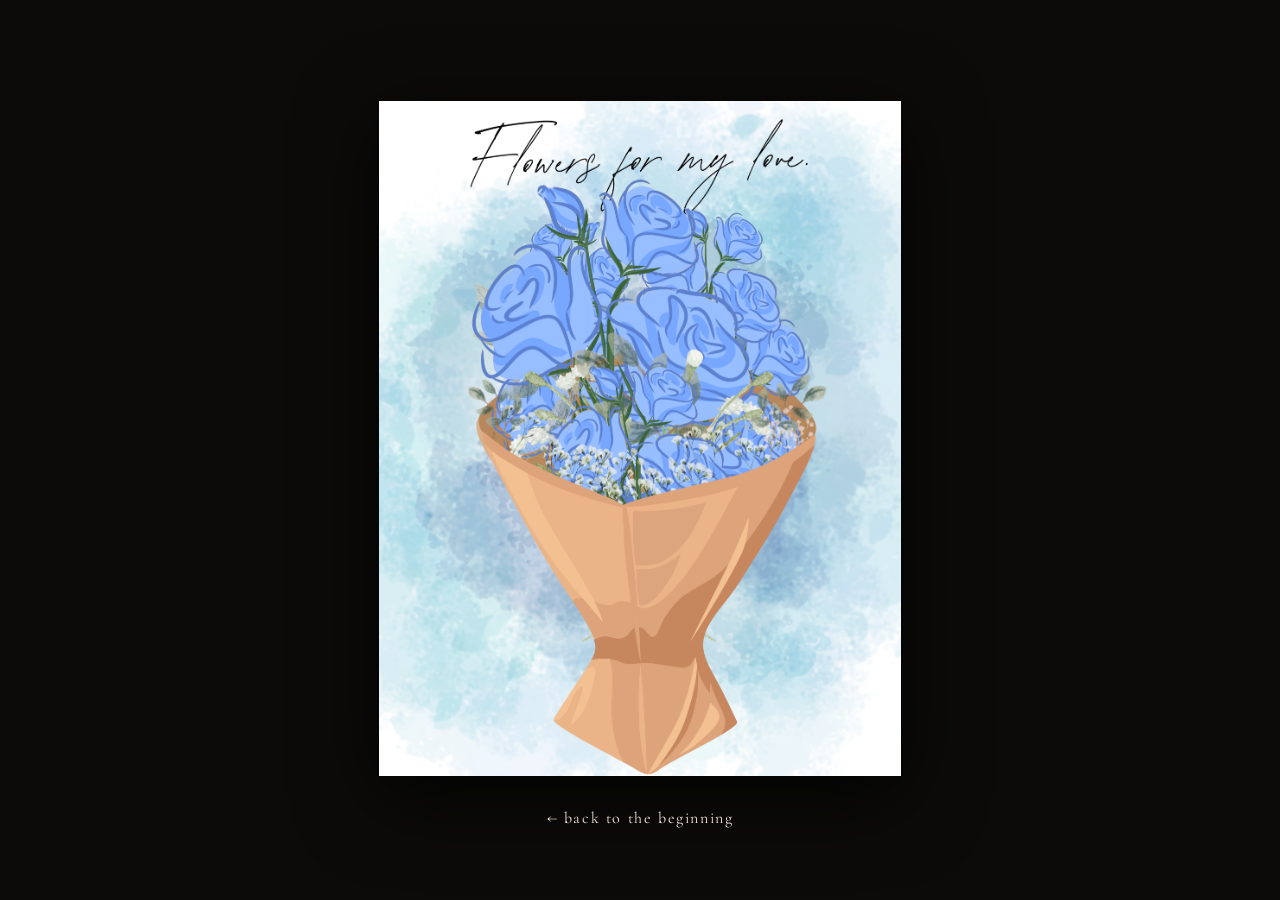
<file: bouquet.html>
<!DOCTYPE html>
<html lang="en">
<head>
<meta charset="UTF-8" />
<meta name="viewport" content="width=device-width, initial-scale=1.0" />
<title>For Hya ♡</title>
<meta name="robots" content="noindex, nofollow" />
<link rel="preconnect" href="https://fonts.googleapis.com">
<link rel="preconnect" href="https://fonts.gstatic.com" crossorigin>
<link href="https://fonts.googleapis.com/css2?family=Caveat:wght@500;600;700&family=Cormorant+Garamond:ital,wght@0,400;0,500;0,600;1,400&family=Work+Sans:wght@400;500;600&display=swap" rel="stylesheet">
<link rel="stylesheet" href="styles.css" />
</head>
<body class="bouquet-page">

  <main class="bouquet-section" data-sparkle>
    <div class="bouquet-wrap">
      
      <p class="bouquet-caption" data-fade>
        for the girl who deserves every flower in the world.
      </p>

      <div class="bouquet-frame" data-reveal>
        <img src="images/filmstrips/bouquet.png" alt="A digital bouquet for Hya" class="bouquet-img" />
      </div>

      <a href="index.html" class="back-link" data-reveal>&larr; back to the beginning</a>

    </div>
  </main>

  <script src="script.js"></script>
</body>
</html>
</file>
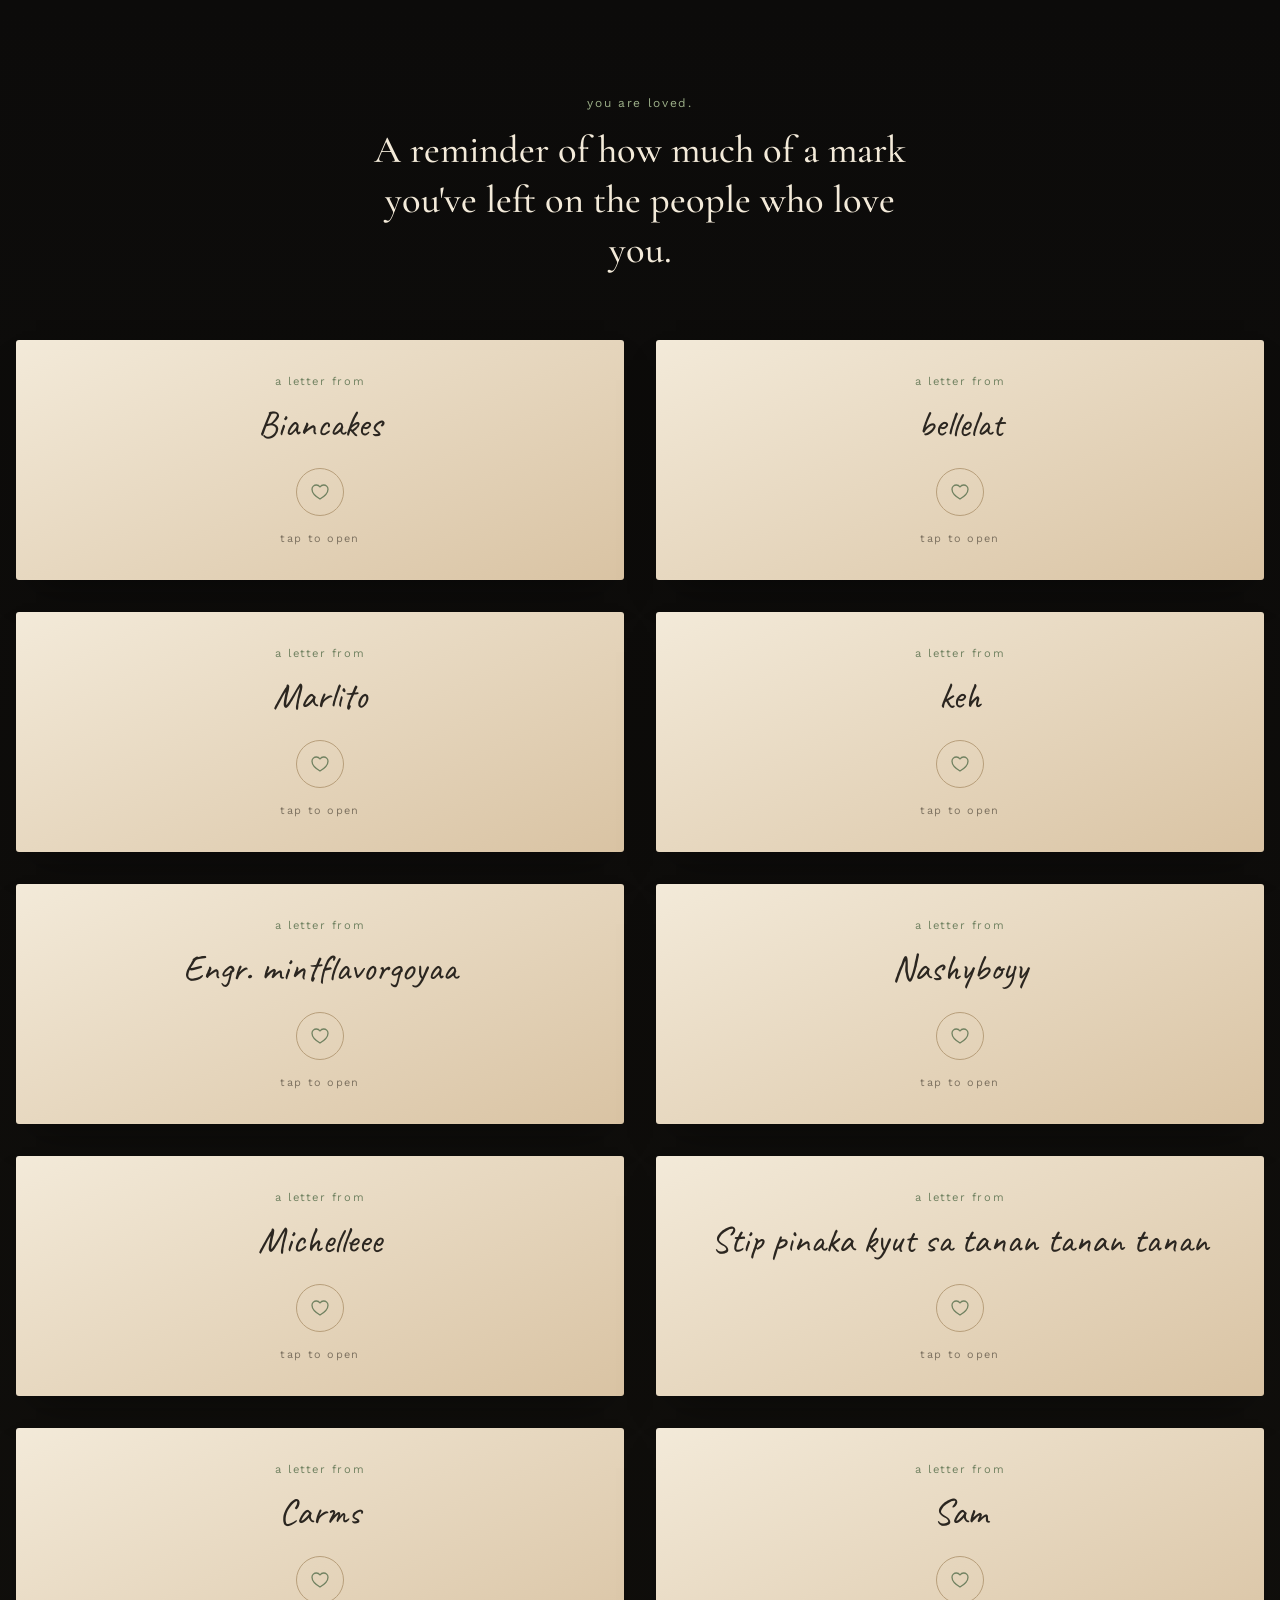
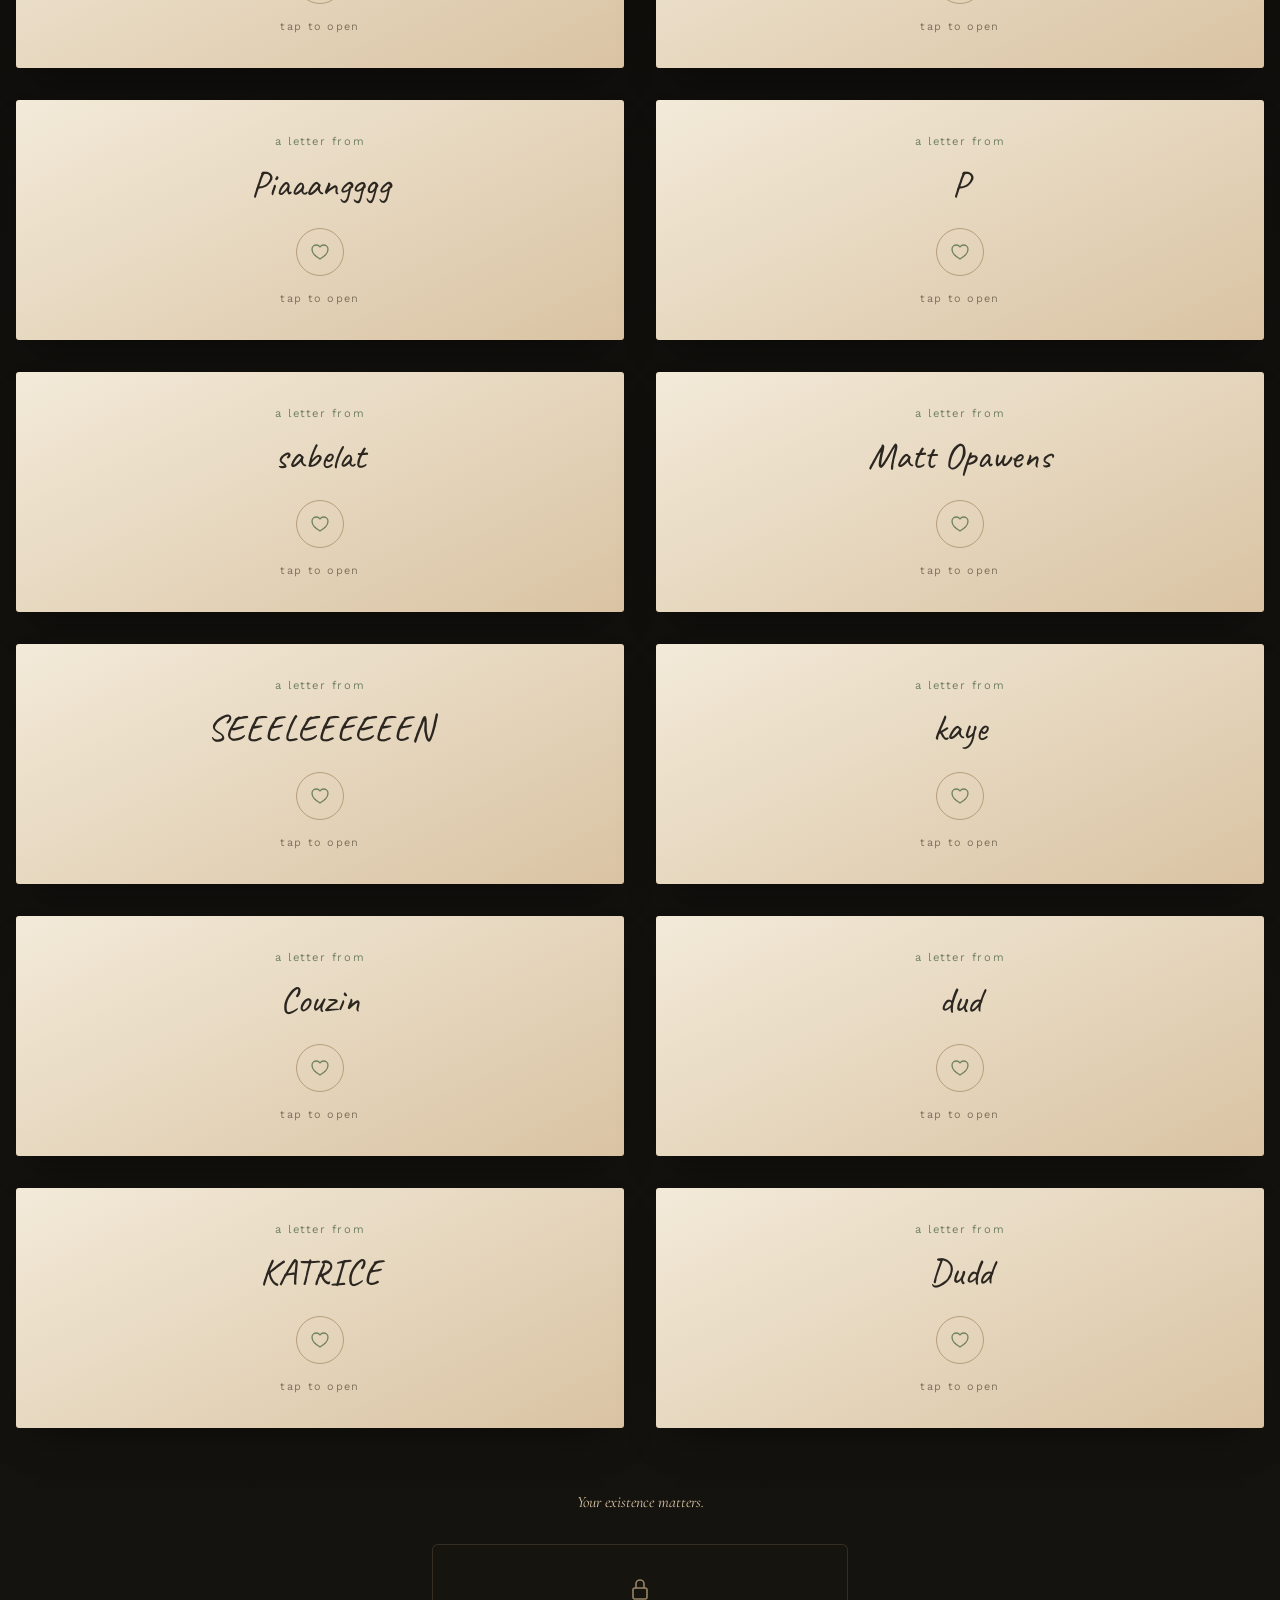
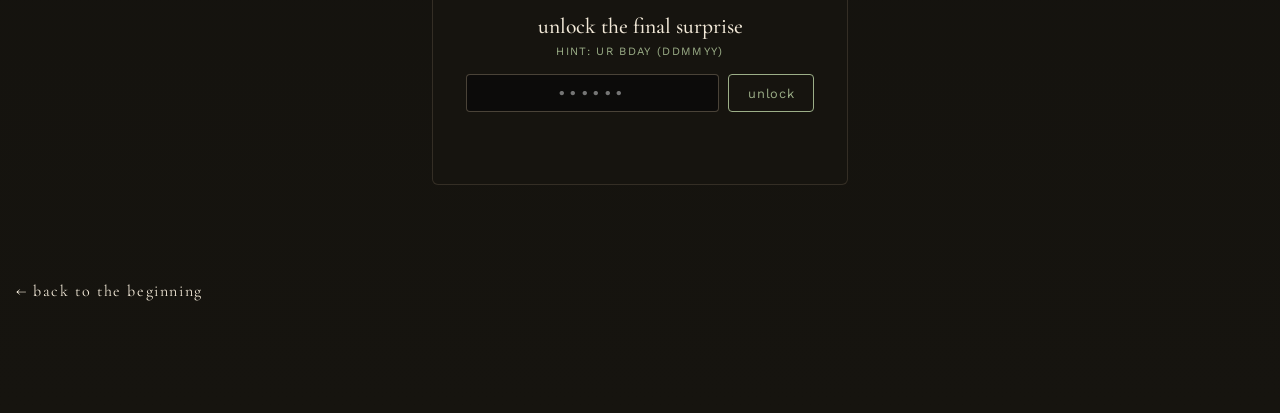
<file: letters.html>
<!DOCTYPE html>
<html lang="en">
<head>
<meta charset="UTF-8" />
<meta name="viewport" content="width=device-width, initial-scale=1.0" />
<title>For Hya</title>
<meta name="robots" content="noindex, nofollow" />
<link rel="preconnect" href="https://fonts.googleapis.com">
<link rel="preconnect" href="https://fonts.gstatic.com" crossorigin>
<link href="https://fonts.googleapis.com/css2?family=Caveat:wght@500;600;700&family=Cormorant+Garamond:ital,wght@0,400;0,500;0,600;1,400&family=Work+Sans:wght@400;500;600&display=swap" rel="stylesheet">
<link rel="stylesheet" href="styles.css" />
</head>
<body class="letters-page">

  <!-- ================= FRIENDS' MESSAGES ================= -->
  <section id="messages-section" class="messages-section messages-section--standalone" data-sparkle>
    <div class="messages-header" data-fade>
      <p class="eyebrow">You are loved.</p>
      <h2>A reminder of how much of a mark you've left on the people who love you.<br></h2>
    </div>

    <div id="messages-grid" class="messages-grid">
      <!-- Cards are injected by script.js from data/messages.js -->
    </div>

    <p class="messages-footer" data-reveal>
      Your existence matters. 
    </p>

    <!-- Secret Passcode Wrapper -->
    <div class="lock-container" data-reveal>
      <div class="lock-icon-wrap" aria-hidden="true">
        <svg width="24" height="24" viewBox="0 0 24 24" fill="none" xmlns="http://www.w3.org/2000/svg">
          <rect x="5" y="11" width="14" height="11" rx="2" stroke="currentColor" stroke-width="1.6"/>
          <path d="M8 11V7C8 4.79086 9.79086 3 12 3C14.2091 3 16 4.79086 16 7V11" stroke="currentColor" stroke-width="1.6" stroke-linecap="round"/>
        </svg>
      </div>
      <h3 class="lock-title">unlock the final surprise</h3>
      <p class="lock-hint">hint: ur bday (ddmmyy)</p>
      
      <form id="passcode-form" class="lock-form">
        <input 
          type="text" 
          id="passcode-input" 
          maxlength="6" 
          placeholder="••••••" 
          autocomplete="off"
          aria-label="Enter birthday passcode"
        />
        <button type="submit" class="lock-submit-btn">Unlock</button>
      </form>
      <p id="lock-error" class="lock-error-msg" aria-live="polite"></p>
    </div>

    <a href="index.html" class="back-link" data-reveal>&larr; back to the beginning</a>
  </section>

  <!-- full-screen fade overlay used during the transition to videos.html -->
  <div id="page-transition" class="page-transition" aria-hidden="true"></div>

  <script src="data/messages.js"></script>
  <script src="script.js"></script>
</body>
</html>
</file>
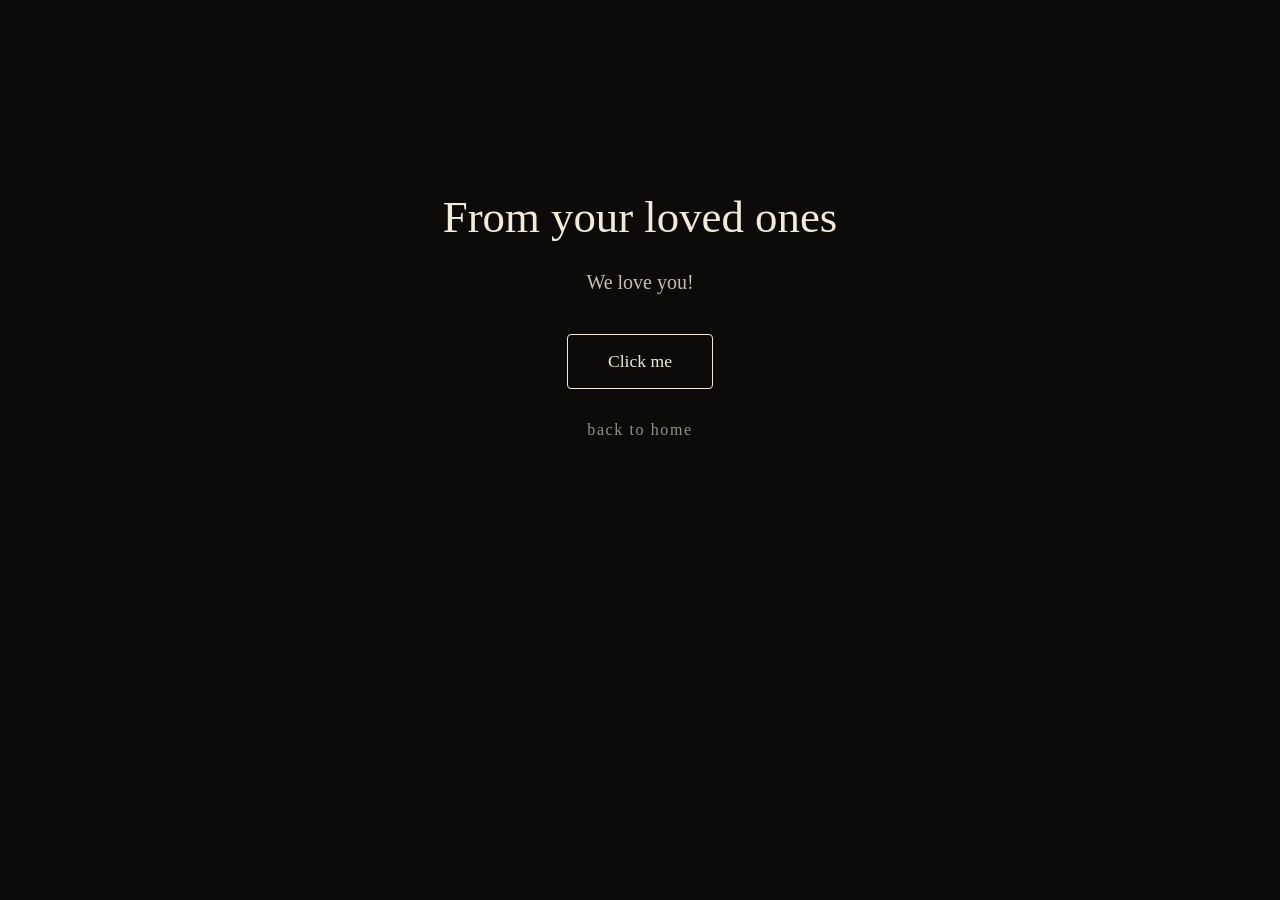
<file: videos.html>
<!DOCTYPE html>
<html lang="en">
<head>
  <meta charset="UTF-8">
  <meta name="viewport" content="width=device-width, initial-scale=1.0">
  <title>A Video for Hya</title>
  <link rel="stylesheet" href="styles.css">
</head>
<body>
  
  <div class="video-container">
    <h1 class="video-title">From your loved ones</h1>
    <p class="video-desc">We love you!</p>
    
    <a href="https://www.youtube.com/watch?v=nfGwCM8eT3o" target="_blank" class="video-btn">
      Click me
      <a href="index.html" class="back-link">Back to Home</a>
    </a>
  </div>

</body>
</html>
</file>
<file: styles.css>
/* =========================================================
   DESIGN TOKENS
   ========================================================= */
:root {
  --black:        #0c0b0a;
  --black-soft:   #16140f;
  --cream:        #f3ead9;
  --beige:        #d9c3a3;
  --beige-deep:   #b89f7b;
  --sage:         #9caf88;
  --sage-deep:    #718261;
  --ink:          #2b2620;
  --ink-soft:     #52493c;

  --grad-warm: linear-gradient(120deg, var(--sage) 0%, var(--beige) 45%, var(--cream) 100%);

  --font-hand:   'Caveat', cursive;
  --font-serif:  'Cormorant Garamond', serif;
  --font-sans:   'Work Sans', sans-serif;

  --space-1: 0.5rem;
  --space-2: 1rem;
  --space-3: 2rem;
  --space-4: 4rem;
  --space-5: 7rem;
}

* { box-sizing: border-box; }

html { scroll-behavior: smooth; }

body {
  margin: 0;
  background: var(--black);
  color: var(--cream);
  font-family: var(--font-sans);
  -webkit-font-smoothing: antialiased;
  overflow-x: hidden;
}

h1, h2, h3 { margin: 0; font-weight: 500; }

.eyebrow {
  font-family: var(--font-sans);
  text-transform: lowercase;
  letter-spacing: 0.14em;
  font-size: 0.75rem;
  color: var(--sage);
  margin: 0 0 var(--space-2);
}

button { font-family: inherit; cursor: pointer; }
a { color: inherit; text-decoration: none; }

/* =========================================================
   REVEAL / FADE UTILITIES
   ========================================================= */
[data-fade] {
  opacity: 0;
  transform: translateY(14px);
}

[data-reveal] {
  opacity: 0;
  transform: translateY(28px);
  transition: opacity 1s ease, transform 1s ease;
}
[data-reveal].is-visible {
  opacity: 1;
  transform: translateY(0);
}

@media (prefers-reduced-motion: reduce) {
  html { scroll-behavior: auto; }
  [data-fade], [data-reveal] {
    opacity: 1 !important;
    transform: none !important;
    transition: none !important;
  }
}

/* =========================================================
   PAGE TRANSITION
   ========================================================= */
.page-transition {
  position: fixed;
  inset: 0;
  background: var(--black);
  opacity: 0;
  pointer-events: none;
  transition: opacity 0.6s ease;
  z-index: 999;
}
.page-transition.is-active {
  opacity: 1;
  pointer-events: all;
}
@media (prefers-reduced-motion: reduce) {
  .page-transition { transition: none; }
}

/* =========================================================
   HERO
   ========================================================= */
.hero {
  min-height: 100svh;
  display: flex;
  flex-direction: column;
  align-items: center;
  justify-content: center;
  text-align: center;
  position: relative;
  padding: var(--space-3);
  overflow: hidden;
  background:
    radial-gradient(ellipse at 50% 30%, rgba(156,175,136,0.10), transparent 55%),
    radial-gradient(ellipse at 50% 80%, rgba(217,195,163,0.08), transparent 60%),
    var(--black);
}

.hero-inner { max-width: 40rem; position: relative; z-index: 2; }

.hero-title {
  margin: 0 0 var(--space-2);
  display: flex;
  flex-direction: column;
  align-items: center;
}

.hero-title-main {
  font-family: var(--font-hand);
  font-weight: 600;
  font-size: clamp(2.6rem, 13vw, 6.5rem);
  line-height: 1.3;
  color: var(--beige);
  white-space: nowrap;
}

.hero-title-sub {
  font-family: var(--font-hand);
  font-size: clamp(1.8rem, 6vw, 3rem);
  line-height: 1.2;
  padding-bottom: 0.1em;
  color: var(--beige);
  margin-top: -0.1em;
}

.scroll-cue {
  position: absolute;
  bottom: var(--space-3);
  left: 50%;
  transform: translateX(-50%);
  background: none;
  border: none;
  color: var(--beige);
  display: flex;
  flex-direction: column;
  align-items: center;
  gap: 0.4rem;
  font-size: 0.7rem;
  letter-spacing: 0.18em;
  text-transform: lowercase;
  animation: bob 2.4s ease-in-out infinite;
  z-index: 2;
}
@media (prefers-reduced-motion: reduce) {
  .scroll-cue { animation: none; }
}
@keyframes bob {
  0%, 100% { transform: translate(-50%, 0); }
  50% { transform: translate(-50%, 8px); }
}

/* =========================================================
   FILM STRIPS
   ========================================================= */
.film-strip {
  position: absolute;
  top: 8svh;
  width: min(15.5rem, 22vw);
  background-color: #12100e;
  padding: 2.2rem 1.2rem;
  box-shadow: 0 30px 60px rgba(0,0,0,0.8);
  z-index: 1;
  transition: transform 1.2s cubic-bezier(0.16, 1, 0.3, 1), opacity 1.2s ease;
  opacity: 0;
}

.film-strip--left {
  left: 3vw;
  transform: rotate(-7deg) translateY(50px);
}

.film-strip--right {
  right: 3vw;
  transform: rotate(6deg) translateY(50px);
}

.film-strip.is-visible { opacity: 1; }
.film-strip--left.is-visible { transform: rotate(-7deg) translateY(0); }
.film-strip--right.is-visible { transform: rotate(6deg) translateY(0); }

.film-frame {
  width: 100%;
  aspect-ratio: 1.2 / 1;
  background: var(--black);
  margin-bottom: 1.4rem;
  overflow: hidden;
  border: 1px solid rgba(0, 0, 0, 0.5);
}

.film-frame:last-of-type { margin-bottom: 0; }

.film-frame img {
  width: 100%;
  height: 100%;
  object-fit: cover;
  display: block;
}

.film-perf-line {
  position: absolute;
  top: 0;
  bottom: 0;
  width: 6px;
  background-image: repeating-linear-gradient(
    to bottom,
    var(--black) 0px,
    var(--black) 8px,
    transparent 8px,
    transparent 16px
  );
}
.film-perf-line--left { left: 4px; }
.film-perf-line--right { right: 4px; }

@media (max-width: 950px) {
  .film-strip {
    width: min(11rem, 20vw);
    padding: 1.6rem 0.9rem;
  }
  .film-perf-line { width: 4px; }
  .film-perf-line--left { left: 2px; }
  .film-perf-line--right { right: 2px; }
}
@media (max-width: 650px) {
  /* Mobile Filmstrip Fix: Scale them down and fade them so they don't block text */
  .film-strip { 
    width: min(7rem, 22vw); 
    padding: 1rem 0.5rem; 
  }
  .film-strip.is-visible {
    opacity: 0.35; 
  }
  .film-strip--left {
    left: 2vw;
  }
  .film-strip--right {
    right: 2vw;
  }
  .film-perf-line { width: 3px; }
  .film-perf-line--left { left: 2px; }
  .film-perf-line--right { right: 2px; }
  .film-frame { margin-bottom: 1rem; }
}

/* =========================================================
   LETTER SECTION
   ========================================================= */
.letter-section {
  padding: var(--space-5) var(--space-2) var(--space-5);
  display: flex;
  justify-content: center;
  background: var(--black);
  position: relative;
}

.letter-wrap {
  width: 100%;
  max-width: 60rem;
  display: flex;
  flex-direction: column;
  align-items: center;
  position: relative;
  z-index: 1;
}

.letter-wrap .eyebrow { align-self: center; }

.paper {
  width: 100%;
  background: linear-gradient(160deg, var(--cream) 0%, var(--beige) 100%);
  color: var(--ink);
  clip-path: polygon(
    0.0% -0.49%, 3.85% -0.98%, 7.69% 0.42%, 11.54% -1.2%, 15.38% 0.1%,
    19.23% -0.38%, 23.08% -1.24%, 26.92% 0.02%, 30.77% -1.3%, 34.62% -0.19%,
    38.46% -1.2%, 42.31% -1.15%, 46.15% -0.21%, 50.0% 0.92%, 53.85% -1.05%,
    57.69% -0.77%, 61.54% 0.36%, 65.38% 1.25%, 69.23% 0.22%, 73.08% -0.29%,
    76.92% 1.33%, 80.77% -1.27%, 84.62% 1.0%, 88.46% -0.59%, 92.31% -1.0%,
    96.15% -1.07%, 100.0% -0.54%, 100.0% 99.28%, 96.15% 100.23%, 92.31% 101.07%,
    88.46% 98.66%, 84.62% 100.59%, 80.77% 99.36%, 76.92% 98.95%, 73.08% 99.93%,
    69.23% 99.79%, 65.38% 100.72%, 61.54% 99.44%, 57.69% 99.18%, 53.85% 100.56%,
    50.0% 100.13%, 46.15% 99.76%, 42.31% 100.52%, 38.46% 100.2%, 34.62% 99.49%,
    30.77% 100.82%, 26.92% 101.23%, 23.08% 101.22%, 19.23% 99.87%, 15.38% 100.36%,
    11.54% 99.61%, 7.69% 99.77%, 3.85% 100.89%, 0.0% 99.11%
  );
  box-shadow: 0 40px 80px -30px rgba(0,0,0,0.6);
  transform: rotate(-0.6deg);
}

.paper-inner { padding: clamp(2rem, 6vw, 4rem) clamp(1.75rem, 7vw, 4.5rem); }
.paper-date { font-family: var(--font-sans); font-size: 0.75rem; letter-spacing: 0.08em; color: var(--ink-soft); margin: 0 0 var(--space-3); }
.paper-greeting { font-family: var(--font-hand); font-size: 2.1rem; color: var(--sage-deep); margin: 0 0 var(--space-2); }
.paper p { font-family: var(--font-serif); font-size: 1.25rem; line-height: 1.75; margin: 0 0 var(--space-2); text-align: justify; }
.paper-signoff { margin-top: var(--space-3); }
.signature { font-family: var(--font-hand); font-size: 1.8rem; color: var(--sage-deep); }

/* =========================================================
   DIVIDER
   ========================================================= */
.divider-section {
  padding: var(--space-4) var(--space-2);
  display: flex;
  flex-direction: column;
  align-items: center;
  gap: var(--space-2);
  background: var(--black);
  position: relative;
}

.stitch-line {
  width: min(20rem, 70%);
  height: 1px;
  background-image: repeating-linear-gradient(to right, var(--beige-deep) 0 6px, transparent 6px 14px);
  opacity: 0.5;
  position: relative;
  z-index: 1;
}

.divider-text {
  font-family: var(--font-serif);
  font-style: italic;
  color: var(--beige);
  font-size: 1.1rem;
  margin: 0;
  position: relative;
  z-index: 1;
}

/* =========================================================
   ENVELOPE
   ========================================================= */
.envelope-section {
  min-height: 60svh;
  display: flex;
  align-items: center;
  justify-content: center;
  padding: var(--space-3) var(--space-2) var(--space-1);
  background: var(--black);
  position: relative;
}

.envelope-btn {
  background: transparent;
  border: 1px solid rgba(217,195,163,0.35);
  border-radius: 4px;
  padding: clamp(2rem, 6vw, 3.5rem) clamp(1.75rem, 8vw, 4rem);
  display: flex;
  flex-direction: column;
  align-items: center;
  gap: var(--space-2);
  max-width: 38rem;
  transition: border-color 0.4s ease, transform 0.4s ease, background 0.4s ease;
  position: relative;
  z-index: 1;
  cursor: pointer;
}

.envelope-btn:hover, .envelope-btn:focus-visible {
  border-color: var(--sage);
  background: rgba(156,175,136,0.06);
  transform: translateY(-3px);
}
.envelope-btn:focus-visible { outline: 2px solid var(--sage); outline-offset: 4px; }

.envelope-icon {
  color: var(--beige);
  transition: color 0.4s ease;
  width: clamp(90px, 16vw, 140px);
  height: auto;
}
.envelope-btn:hover .envelope-icon, .envelope-btn:focus-visible .envelope-icon { color: var(--sage); }
.envelope-label { font-family: var(--font-serif); font-size: 1.3rem; color: var(--cream); line-height: 1.4; }
.envelope-note { font-family: var(--font-hand); font-size: 1.15rem; color: var(--beige-deep); }

/* =========================================================
   MEMORY GAME GENERATOR
   ========================================================= */
.memory-game-section {
  padding: var(--space-3) var(--space-2) var(--space-5);
  background: var(--black);
  display: flex;
  justify-content: center;
  position: relative;
}

.memory-game-wrap {
  width: 100%;
  max-width: 38rem;
  display: flex;
  flex-direction: column;
  align-items: center;
  position: relative;
  z-index: 1;
}

.game-card {
  width: 100%;
  background: linear-gradient(155deg, var(--cream), var(--beige));
  color: var(--ink);
  border-radius: 4px;
  box-shadow: 0 30px 60px rgba(0,0,0,0.5);
  display: flex;
  flex-direction: row;
  gap: 1.5rem;
  padding: var(--space-2);
  align-items: center;
  min-height: 14rem;
}

.game-photo-frame {
  width: 42%;
  aspect-ratio: 1.1 / 1;
  background-color: var(--black-soft);
  border-radius: 3px;
  overflow: hidden;
  flex-shrink: 0;
  box-shadow: 0 10px 20px rgba(0,0,0,0.12);
}

.game-photo-frame img {
  width: 100%;
  height: 100%;
  object-fit: cover;
  display: block;
  transition: opacity 0.25s ease;
}

.game-details {
  flex: 1;
  display: flex;
  flex-direction: column;
  gap: 1.2rem;
  justify-content: center;
}

.game-description {
  font-family: var(--font-serif);
  font-size: 1.15rem;
  line-height: 1.6;
  margin: 0;
  transition: opacity 0.25s ease;
}

.game-btn {
  align-self: flex-start;
  background-color: var(--ink);
  border: 1px solid var(--ink);
  color: var(--cream);
  font-family: var(--font-sans);
  font-size: 0.75rem;
  text-transform: lowercase;
  letter-spacing: 0.05em;
  padding: 0.5rem 1.2rem;
  border-radius: 3px;
  transition: background-color 0.3s ease, color 0.3s ease;
}

.game-btn:hover {
  background-color: transparent;
  color: var(--ink);
}

/* =========================================================
   MESSAGES SECTION
   ========================================================= */
.messages-section {
  padding: var(--space-5) var(--space-2);
  background: linear-gradient(180deg, var(--black) 0%, var(--black-soft) 100%);
  position: relative;
}

.messages-section--standalone {
  min-height: 100svh;
  padding-top: clamp(3.5rem, 12vh, 6rem);
}

.messages-header {
  max-width: 34rem;
  margin: 0 auto var(--space-4);
  text-align: center;
  position: relative;
  z-index: 1;
}
.messages-header h2 { font-family: var(--font-serif); font-size: clamp(1.6rem, 4vw, 2.4rem); color: var(--cream); line-height: 1.3; }

.messages-grid {
  max-width: 82rem;
  margin: 0 auto;
  display: grid;
  grid-template-columns: repeat(auto-fill, minmax(36rem, 1fr));
  gap: var(--space-3);
  position: relative;
  z-index: 1;
}

/* ---- flip card ---- */
.msg-card {
  perspective: 1400px;
  height: 15rem;
  transform: rotate(var(--tilt, 0deg));
  transition: transform 0.35s ease;
}
.msg-card:hover { transform: rotate(0deg); }

.msg-card-inner {
  position: relative;
  width: 100%;
  height: 100%;
  background: none;
  border: none;
  padding: 0;
  text-align: left;
  transform-style: preserve-3d;
  transition: transform 0.85s cubic-bezier(0.4, 0.1, 0.2, 1);
  box-shadow: 0 20px 40px -20px rgba(0,0,0,0.55);
  border-radius: 3px;
}
.msg-card.is-flipped .msg-card-inner { transform: rotateY(180deg); }
.msg-card-inner:focus-visible { outline: 2px solid var(--sage); outline-offset: 4px; }

.msg-face {
  position: absolute;
  inset: 0;
  backface-visibility: hidden;
  -webkit-backface-visibility: hidden;
  border-radius: 3px;
  background: linear-gradient(155deg, var(--cream), var(--beige));
  color: var(--ink);
  overflow: hidden;
}

.msg-face--front {
  display: flex;
  flex-direction: column;
  align-items: center;
  justify-content: center;
  text-align: center;
  padding: var(--space-3);
  gap: var(--space-2);
}
.msg-front-label { font-family: var(--font-sans); font-size: 0.7rem; letter-spacing: 0.14em; text-transform: lowercase; color: var(--sage-deep); margin: 0; }
.msg-front-name { font-family: var(--font-hand); font-size: 2.3rem; color: var(--ink); margin: 0; line-height: 1.1; }
.msg-front-icon { width: 3rem; height: 3rem; border-radius: 50%; border: 1px solid var(--beige-deep); display: flex; align-items: center; justify-content: center; color: var(--sage-deep); margin-top: var(--space-1); }
.msg-front-hint { font-family: var(--font-sans); font-size: 0.68rem; letter-spacing: 0.12em; text-transform: lowercase; color: var(--ink-soft); opacity: 0.7; }

.msg-face--back { transform: rotateY(180deg); display: flex; flex-direction: row; }
.msg-face--back.no-photo { flex-direction: column; }
.msg-back-photo { width: 38%; flex-shrink: 0; background-size: cover; background-position: center; border-right: 1px solid rgba(43,38,32,0.12); }
.msg-face--back.no-photo .msg-back-photo { display: none; }

.msg-back-content { 
  flex: 1; 
  display: flex; 
  flex-direction: column; 
  min-width: 0; 
  min-height: 0; /* Mobile Scroll Fix */
  padding: var(--space-2) var(--space-2) var(--space-1); 
}
.msg-text-wrap { 
  flex: 1; 
  overflow-y: auto; 
  padding-right: 0.4rem; 
  scrollbar-width: thin; 
  scrollbar-color: var(--sage-deep) transparent; 
  -webkit-overflow-scrolling: touch; /* Mobile Scroll Fix */
  overscroll-behavior: contain;
}
.msg-text-wrap::-webkit-scrollbar { width: 5px; }
.msg-text-wrap::-webkit-scrollbar-track { background: transparent; }
.msg-text-wrap::-webkit-scrollbar-thumb { background: var(--beige-deep); border-radius: 4px; }
.msg-text-wrap p { font-family: var(--font-serif); font-size: 1.05rem; line-height: 1.65; margin: 0 0 var(--space-1); text-align: justify; }
.msg-back-from { font-family: var(--font-hand); font-size: 1.3rem; color: var(--sage-deep); align-self: flex-end; margin: var(--space-1) 0 0; }

@media (prefers-reduced-motion: reduce) { .msg-card-inner { transition: none; } }

.messages-footer {
  text-align: center;
  font-family: var(--font-serif);
  font-style: italic;
  color: var(--beige);
  margin: var(--space-4) auto var(--space-3);
  max-width: 28rem;
  position: relative;
  z-index: 1;
}

/* =========================================================
   SECRET LOCK SCREEN MODULE
   ========================================================= */
.lock-container {
  max-width: 26rem;
  margin: var(--space-3) auto var(--space-4);
  text-align: center;
  padding: var(--space-3) var(--space-2);
  border: 1px solid rgba(217, 195, 163, 0.15);
  border-radius: 6px;
  background-color: var(--black-soft);
  position: relative;
  z-index: 1;
}

.lock-icon-wrap { color: var(--beige-deep); margin-bottom: var(--space-1); opacity: 0.8; }
.lock-title { font-family: var(--font-serif); font-size: 1.35rem; color: var(--cream); margin-bottom: 0.4rem; }
.lock-hint { font-family: var(--font-sans); font-size: 0.7rem; text-transform: uppercase; letter-spacing: 0.12em; color: var(--sage); margin: 0 0 var(--space-2); }
.lock-form { display: flex; justify-content: center; gap: 0.6rem; max-width: 18rem; margin: 0 auto; }

#passcode-input {
  flex: 1;
  background-color: var(--black);
  border: 1px solid rgba(217, 195, 163, 0.3);
  border-radius: 4px;
  color: var(--cream);
  font-family: var(--font-sans);
  font-size: 1.1rem;
  padding: 0.5rem;
  text-align: center;
  letter-spacing: 0.2em;
  outline: none;
  transition: border-color 0.3s ease;
}
#passcode-input:focus { border-color: var(--sage); }

.lock-submit-btn {
  background-color: transparent;
  border: 1px solid var(--sage);
  color: var(--sage);
  border-radius: 4px;
  padding: 0 1.2rem;
  font-size: 0.8rem;
  text-transform: lowercase;
  letter-spacing: 0.05em;
  transition: background-color 0.3s ease, color 0.3s ease;
}
.lock-submit-btn:hover { background-color: var(--sage); color: var(--black); }
.lock-error-msg { font-family: var(--font-hand); font-size: 1.2rem; color: #d96c6c; margin: var(--space-2) 0 0; min-height: 1.5rem; }

.back-link {
  display: block;
  text-align: center;
  margin: var(--space-3) auto 0;
  font-family: var(--font-sans);
  font-size: 0.75rem;
  letter-spacing: 0.1em;
  text-transform: lowercase;
  color: var(--beige-deep);
  opacity: 0.7;
  transition: opacity 0.3s ease;
  position: relative;
  z-index: 1;
}
.back-link:hover { opacity: 1; }

/* =========================================================
   SPARKLES
   ========================================================= */
[data-sparkle] { position: relative; }
.sparkle-layer { position: absolute; inset: 0; overflow: hidden; pointer-events: none; z-index: 0; }
.sparkle { position: absolute; border-radius: 50%; background: var(--spark-color, var(--cream)); box-shadow: 0 0 6px 1px var(--spark-color, var(--cream)); opacity: 0; animation: twinkle ease-in-out infinite; }
.sparkle--star { border-radius: 0; box-shadow: none; clip-path: polygon(50% 0%, 61% 39%, 100% 50%, 61% 61%, 50% 100%, 39% 61%, 0% 50%, 39% 39%); }

@keyframes twinkle {
  0%, 100% { opacity: 0; transform: scale(0.5); }
  50%      { opacity: 0.85; transform: scale(1); }
}
@media (prefers-reduced-motion: reduce) { .sparkle-layer { display: none; } }


/* =========================================================
   SECRET LINK (index.html) & BOUQUET PAGE (bouquet.html)
   ========================================================= */

/* Secret link under memory card */
.secret-hya-link {
  display: inline-block;
  font-family: var(--font-hand);
  font-size: 0.85rem;
  color: var(--beige-deep);
  opacity: 0.6;
  margin-top: var(--space-4);
  transition: opacity 0.4s ease, transform 0.4s ease;
  text-decoration: none;
}

.secret-hya-link:hover,
.secret-hya-link:focus-visible {
  opacity: 1;
  transform: translateY(-2px);
}

/* Bouquet Page Layout */
.bouquet-page {
  background: var(--black);
  min-height: 100svh;
  display: flex;
  flex-direction: column;
}

.bouquet-section {
  min-height: 100svh;
  display: flex;
  align-items: center;
  justify-content: center;
  padding: var(--space-3) var(--space-2) var(--space-4);
  box-sizing: border-box;
}

.bouquet-wrap {
  width: 100%;
  max-width: 52rem;
  display: flex;
  flex-direction: column;
  align-items: center;
  text-align: center;
  position: relative;
  z-index: 1;
}

.bouquet-caption {
  font-family: var(--font-hand);
  font-size: clamp(1.4rem, 4.5vw, 2.2rem);
  color: var(--beige);
  margin: 0 0 var(--space-2);
  line-height: 1.3;
}

.bouquet-frame {
  width: 100%;
  max-width: 44rem;
  display: flex;
  justify-content: center;
  align-items: center;
  margin: 0 auto;
}

.bouquet-img {
  width: 100%;
  max-height: 75svh;
  object-fit: contain;
  display: block;
  filter: drop-shadow(0 20px 40px rgba(0, 0, 0, 0.8));
}


/* =========================================================
   RESPONSIVE
   ========================================================= */
@media (max-width: 650px) {
  .game-card { flex-direction: column; text-align: center; padding: 1.5rem; }
  .game-photo-frame { width: 100%; aspect-ratio: 1.2 / 1; }
  .game-btn { align-self: center; }
  .bouquet-section { padding-top: var(--space-4); }
  .bouquet-img { max-height: 65svh; }
}

@media (max-width: 480px) {
  .letter-section, .envelope-section, .messages-section { padding-left: var(--space-2); padding-right: var(--space-2); }
  .paper-inner { padding: 2.25rem 1.5rem; }
  .messages-grid { grid-template-columns: 1fr; }
  .msg-card { height: 22rem; } /* Made cards taller on mobile for easier reading */
  .msg-face--back { flex-direction: column; }
  .msg-back-photo { width: 100%; height: 7rem; border-right: none; border-bottom: 1px solid rgba(43,38,32,0.12); }
}

.video-container {
  display: flex;
  flex-direction: column;
  align-items: center;
  justify-content: center;
  min-height: 70vh;
  text-align: center;
  padding: var(--space-2);
}

.video-title {
  font-family: var(--font-serif);
  font-size: 2.8rem;
  margin-bottom: 0.5rem;
}

.video-desc {
  font-family: var(--font-serif);
  font-size: 1.25rem;
  margin-bottom: 2.5rem;
  opacity: 0.8;
}

.video-btn {
  display: inline-block;
  padding: 1rem 2.5rem;
  border: 1px solid currentColor;
  border-radius: 4px;
  font-family: var(--font-serif);
  font-size: 1.1rem;
  text-decoration: none;
  color: inherit;
  transition: all 0.3s ease;
}

.video-btn:hover {
  background-color: rgba(255, 255, 255, 0.1); 
  transform: translateY(-2px);
}

.video-wrapper {
  width: 100%;
  max-width: 50rem; 
  margin: 0 auto var(--space-3); 
  aspect-ratio: 16 / 9;
  border-radius: 8px;
  overflow: hidden;
  box-shadow: 0 10px 30px rgba(0,0,0,0.5);
}

.video-wrapper iframe {
  width: 100%;
  height: 100%;
  border: none;
}
.back-link {
  display: inline-block;
  margin-top: 2rem;
  font-family: var(--font-serif);
  font-size: 1rem;
  color: inherit;
  text-decoration: none;
  opacity: 0.6;
  transition: opacity 0.3s ease;
}

.back-link:hover {
  opacity: 1;
  text-decoration: underline;
}
</file>
